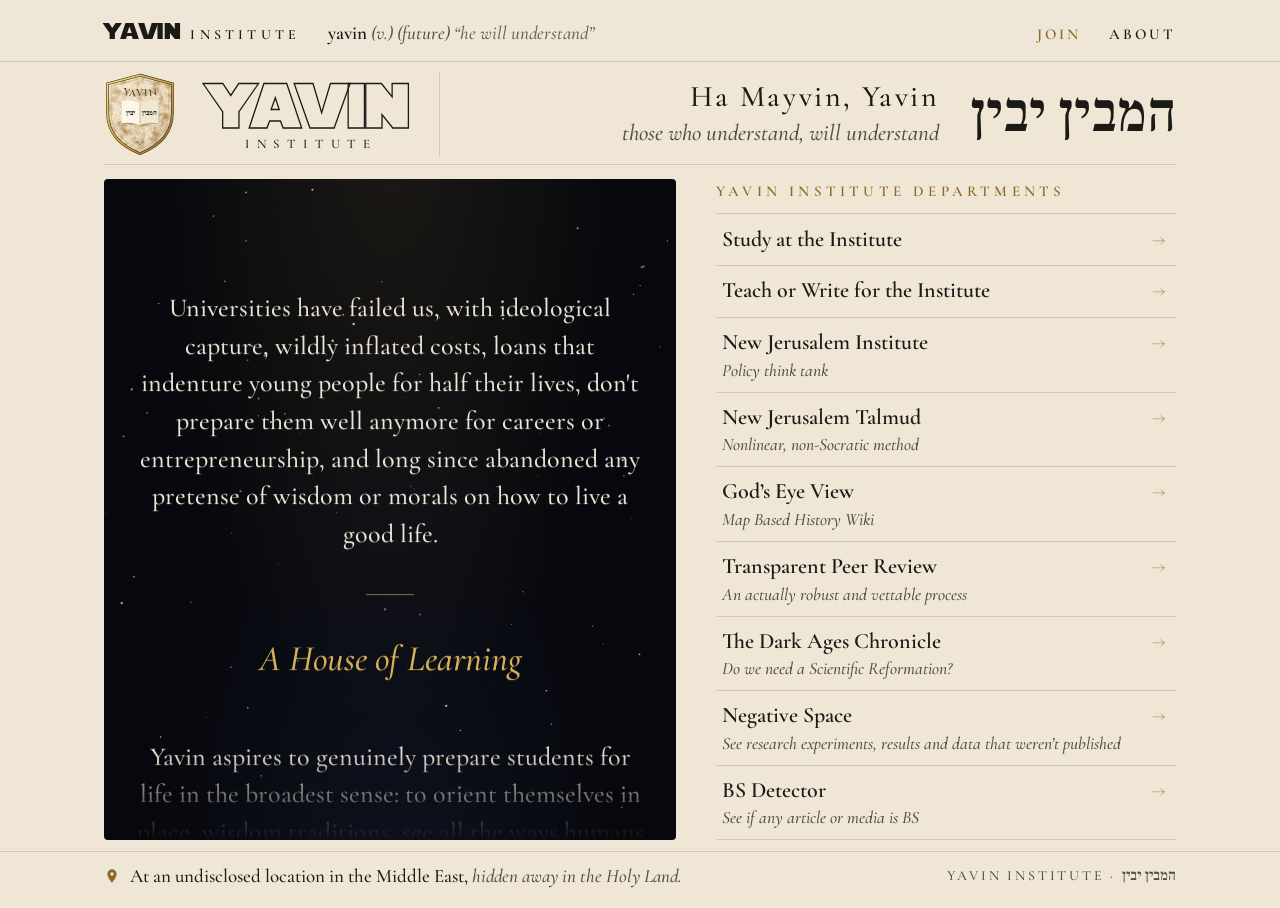
<file: index.html>
<!doctype html>
<html lang="en">
<head>
<meta charset="utf-8">
<meta name="viewport" content="width=device-width, initial-scale=1">
<title>Yavin Institute</title>
<meta name="description" content="Yavin Institute — המבין יבין. Those who understand, will understand.">
<link rel="icon" href="favicon.svg" type="image/svg+xml">
<link rel="icon" href="favicon-32.png" sizes="32x32" type="image/png">
<link rel="apple-touch-icon" href="apple-touch-icon.png">
<link rel="preconnect" href="https://fonts.googleapis.com">
<link rel="preconnect" href="https://fonts.gstatic.com" crossorigin>
<link href="https://fonts.googleapis.com/css2?family=Cinzel:wght@700&family=Cormorant+Garamond:ital,wght@0,400;0,500;0,600;1,400&family=Frank+Ruhl+Libre:wght@400;500;700&display=swap" rel="stylesheet">
<link rel="stylesheet" href="assets/css/site.css">
</head>
<body>

<!-- NAV -->
<nav class="nav">
  <div class="wrap">
    <a class="brand" href="#"><span class="y">yavin</span><span class="i">Institute</span></a>
    <span class="etym"><b>yavin</b> (v.) (future) <span class="q">“he will understand”</span></span>
    <div class="links">
      <a class="join" href="#join">Join</a>
      <a href="#about">About</a>
    </div>
  </div>
</nav>

<main class="wrap">

  <section class="hero">
    <!-- Seal: shield with YAVIN over an open book reading המבין יבין (à la Yale's אורים ותמים), Star of David below -->
    <svg class="seal" viewBox="0 0 200 230" role="img" aria-label="Yavin Institute seal: a Jerusalem-stone shield with YAVIN over an open book reading המבין יבין, and a raised Star of David">
      <defs>
        <!-- Jerusalem stone: pitted, lit surface + honey/rose mottling (scaled to read at logo size) -->
        <filter id="stone" x="0" y="0" width="100%" height="100%" color-interpolation-filters="sRGB">
          <feTurbulence type="fractalNoise" baseFrequency="0.32" numOctaves="2" seed="4" result="pits"/>
          <feDiffuseLighting in="pits" surfaceScale="1.3" lighting-color="#ffffff" diffuseConstant="1.15" result="lit">
            <feDistantLight azimuth="225" elevation="58"/>
          </feDiffuseLighting>
          <feBlend in="lit" in2="SourceGraphic" mode="multiply" result="surface"/>
          <feTurbulence type="fractalNoise" baseFrequency="0.045" numOctaves="3" seed="11" result="clouds"/>
          <feColorMatrix in="clouds" type="matrix" result="mottle"
            values="0 0 0 0 0.66  0 0 0 0 0.50  0 0 0 0 0.30  0 0 0 2.2 -0.95"/>
          <feTurbulence type="fractalNoise" baseFrequency="0.06" numOctaves="2" seed="23" result="clouds2"/>
          <feColorMatrix in="clouds2" type="matrix" result="rose"
            values="0 0 0 0 0.86  0 0 0 0 0.66  0 0 0 0 0.56  0 0 0 1.6 -0.8"/>
          <feMerge result="all"><feMergeNode in="surface"/><feMergeNode in="rose"/><feMergeNode in="mottle"/></feMerge>
          <feComposite in="all" in2="SourceGraphic" operator="in"/>
        </filter>
        <!-- light from upper left across the face of the shield -->
        <radialGradient id="shade" cx="30%" cy="20%" r="95%">
          <stop offset="0" stop-color="#fff8e8" stop-opacity="0.35"/>
          <stop offset="0.6" stop-color="#fff8e8" stop-opacity="0"/>
          <stop offset="1" stop-color="#5a4424" stop-opacity="0.35"/>
        </radialGradient>
        <!-- raised relief: highlight on the upper-left edge, shadow on the lower-right -->
        <filter id="relief" x="-30%" y="-30%" width="160%" height="160%">
          <feOffset in="SourceAlpha" dx="1.3" dy="1.7" result="o1"/>
          <feGaussianBlur in="o1" stdDeviation="0.9" result="b1"/>
          <feFlood flood-color="#3e2f18" flood-opacity="0.85"/>
          <feComposite in2="b1" operator="in" result="shadow"/>
          <feOffset in="SourceAlpha" dx="-0.8" dy="-0.9" result="o2"/>
          <feGaussianBlur in="o2" stdDeviation="0.4" result="b2"/>
          <feFlood flood-color="#fffbf0" flood-opacity="0.95"/>
          <feComposite in2="b2" operator="in" result="hl"/>
          <feMerge><feMergeNode in="shadow"/><feMergeNode in="hl"/><feMergeNode in="SourceGraphic"/></feMerge>
        </filter>
        <linearGradient id="starFace" x1="0" y1="0" x2="1" y2="1">
          <stop offset="0" stop-color="#f4ead3"/>
          <stop offset="1" stop-color="#b99e6c"/>
        </linearGradient>
        <!-- carved lettering: light catches the lower edge of the cut -->
        <filter id="carve" x="-10%" y="-20%" width="120%" height="140%">
          <feOffset in="SourceAlpha" dx="0.6" dy="0.9" result="o"/>
          <feFlood flood-color="#fffaf0" flood-opacity="0.8"/>
          <feComposite in2="o" operator="in" result="lip"/>
          <feMerge><feMergeNode in="lip"/><feMergeNode in="SourceGraphic"/></feMerge>
        </filter>
        <filter id="bookShadow" x="-20%" y="-20%" width="140%" height="150%">
          <feDropShadow dx="1" dy="2.2" stdDeviation="1.6" flood-color="#3b2d18" flood-opacity="0.5"/>
        </filter>
        <linearGradient id="rimGold" x1="0" y1="0" x2="1" y2="1">
          <stop offset="0" stop-color="#f6dc8e"/>
          <stop offset="0.5" stop-color="#d4a843"/>
          <stop offset="1" stop-color="#8e6620"/>
        </linearGradient>
        <!-- YAVIN follows the dip of the book's top edge -->
        <path id="yavinArc" d="M28 57 Q100 73 172 57" fill="none"/>
      </defs>

      <!-- stone shield -->
      <path d="M100 6 L190 30 V110 C190 170 150 205 100 224 C50 205 10 170 10 110 V30 Z" fill="#f2e4c4" filter="url(#stone)"/>
      <path d="M100 6 L190 30 V110 C190 170 150 205 100 224 C50 205 10 170 10 110 V30 Z" fill="url(#shade)"/>
      <!-- chiselled inner border -->
      <path d="M100 16 L180 37 V110 C180 163 145 194 100 212 C55 194 20 163 20 110 V37 Z" fill="none" stroke="#fffaf0" stroke-width="1.2" opacity="0.7" transform="translate(0.7,0.9)"/>
      <path d="M100 16 L180 37 V110 C180 163 145 194 100 212 C55 194 20 163 20 110 V37 Z" fill="none" stroke="#8f7648" stroke-width="1.2" opacity="0.8"/>
      <!-- gold rim, set off from the stone by a dark bronze edge -->
      <path d="M100 6 L190 30 V110 C190 170 150 205 100 224 C50 205 10 170 10 110 V30 Z" fill="none" stroke="#3a2a10" stroke-width="7.5"/>
      <path d="M100 6 L190 30 V110 C190 170 150 205 100 224 C50 205 10 170 10 110 V30 Z" fill="none" stroke="url(#rimGold)" stroke-width="4.5"/>

      <text font-family="Cinzel, serif" font-weight="700" font-size="27" letter-spacing="2" fill="#6e5020" text-anchor="middle" filter="url(#carve)">
        <textPath href="#yavinArc" startOffset="50%">YAVIN</textPath>
      </text>

      <!-- open book -->
      <g transform="translate(20,34) scale(0.8)" filter="url(#bookShadow)">
        <path d="M100 62 C82 52 58 50 36 54 V132 C58 128 82 130 100 140 Z" fill="#fbf6ea"/>
        <path d="M100 62 C118 52 142 50 164 54 V132 C142 128 118 130 100 140 Z" fill="#f1e8d3"/>
        <path d="M100 62 V140" stroke="#9c7a2e" stroke-width="1.5"/>
        <!-- Hebrew reads right to left: right page first -->
        <text x="132" y="104" text-anchor="middle" font-family="Frank Ruhl Libre, serif" font-weight="700" font-size="24" fill="#07080d" direction="rtl">המבין</text>
        <text x="68"  y="104" text-anchor="middle" font-family="Frank Ruhl Libre, serif" font-weight="700" font-size="24" fill="#07080d" direction="rtl">יבין</text>
      </g>

      <!-- Star of David, raised from the stone -->
      <g fill="url(#starFace)" filter="url(#relief)">
        <path d="M100 167 L113 189.5 L87 189.5 Z"/>
        <path d="M100 197 L113 174.5 L87 174.5 Z"/>
      </g>
    </svg>

    <div class="title">
      <h1 class="wordmark" aria-label="Yavin">yavin</h1>
      <div class="institute">Institute</div>
    </div>

    <aside class="motto">
      <div class="he" lang="he">המבין יבין</div>
      <div class="gloss">
        <div class="translit">Ha Mayvin, Yavin</div>
        <div class="en">those who understand, will understand</div>
      </div>
    </aside>
  </section>


  <div class="body-grid">
  <!-- INTRO: taglines + five paragraphs, slow continuous scroll, on its own starfield -->
  <div class="sky"><canvas id="sky"></canvas>
  <section class="intro" aria-label="About Yavin Institute">
    <div class="chunks">
      <p class="chunk">
        Universities have failed us, with ideological capture, wildly inflated costs, loans that indenture young
        people for half their lives, don't prepare them well anymore for careers or entrepreneurship, and long since
        abandoned any pretense of wisdom or morals on how to live a good life.
      </p>
      <p class="chunk tagline">A House of Learning</p>
      <p class="chunk">
        Yavin aspires to genuinely prepare students for life in the broadest sense: to orient themselves in place,
        wisdom traditions, see all the ways humans have lived in history, and learn how to learn and think for
        themselves. That way they are best prepared for all the challenges- not just careers or business, but
        leadership, causes, and thoughtful application of their full body and soul to find and choose their mission.
      </p>
      <p class="chunk tagline">A School for Brilliant Misfits</p>
      <p class="chunk">
        The Way to learn is not the western-school model, but <em>the yeshiva model</em>:
        hevrutas, core texts, holistic approach that has a certain expectation of personal growth towards
        next stages of life. Encourages and empowers students to grow so that they become ready to build lives,
        start businesses, incorporate and transcend the values and structures of their origins and upbringings.
      </p>
      <p class="chunk tagline">The Anti-Woke Anti-University</p>
      <p class="chunk">
        <em>The Study of Human Life:</em> what works and what doesn't work? Community, technology, polity, history.
        What are goals for human societies large and small? What produces happiness? What choices—of belief,
        communal forms, technologies, ideologies—lead to what outcomes? What possibilities are there for your
        community, and humanity, that are genuinely new?
      </p>
      <p class="chunk tagline">Join the Rebellion</p>
      <p class="chunk">
        After studying here, the goal is for each student to have developed knowledge and skills to be
        <em>an entrepreneur, a community builder, a jedi, or a revolutionary</em>… as necessary.
      </p>
    </div>
  </section>
  </div>

  <!-- DEPARTMENTS -->
  <section class="depts" aria-labelledby="depts-h">
    <h2 id="depts-h">Yavin Institute Departments</h2>
    <ul>
      <li><a href="#apply"><span class="t">Study at the Institute</span></a></li>
      <li><a href="#apply"><span class="t">Teach or Write for the Institute</span></a></li>
      <li><a href="https://newjerusalemorg.substack.com/" target="_blank" rel="noopener"><span class="t">New Jerusalem Institute</span><span class="d">Policy think tank</span></a></li>
      <li><a href="njt/"><span class="t">New Jerusalem Talmud</span><span class="d">Nonlinear, non-Socratic method</span></a></li>
      <li><a href="https://godseyeviewalpha.lovable.app/" target="_blank" rel="noopener"><span class="t">God’s Eye View</span><span class="d">Map Based History Wiki</span></a></li>
      <li><a href="https://yavin-transparent-peer-review.vercel.app/"><span class="t">Transparent Peer Review</span><span class="d">An actually robust and vettable process</span></a></li>
      <li><a href="https://yavin-dark-ages-chronicle.vercel.app/"><span class="t">The Dark Ages Chronicle</span><span class="d">Do we need a Scientific Reformation?</span></a></li>
      <li><a href="https://yavin-negative-space.vercel.app/"><span class="t">Negative Space</span><span class="d">See research experiments, results and data that weren’t published</span></a></li>
      <li><a href="https://bsdetector.net" target="_blank" rel="noopener"><span class="t">BS Detector</span><span class="d">See if any article or media is BS</span></a></li>
    </ul>
  </section>
  </div>

</main>

<!-- FOOTER -->
<footer>
  <div class="wrap">
    <span class="where">
      <svg class="pin" viewBox="0 0 24 24" aria-hidden="true"><path d="M12 2a7 7 0 0 0-7 7c0 5.2 7 13 7 13s7-7.8 7-13a7 7 0 0 0-7-7zm0 9.5A2.5 2.5 0 1 1 12 6.5a2.5 2.5 0 0 1 0 5z"/></svg>
      At an undisclosed location in the Middle East, <span class="hidden">hidden away in the Holy Land.</span>
    </span>
    <span class="fine">Yavin Institute · <span lang="he">המבין יבין</span></span>
  </div>
</footer>

<script src="assets/js/site.js"></script>
</body>
</html>
</file>
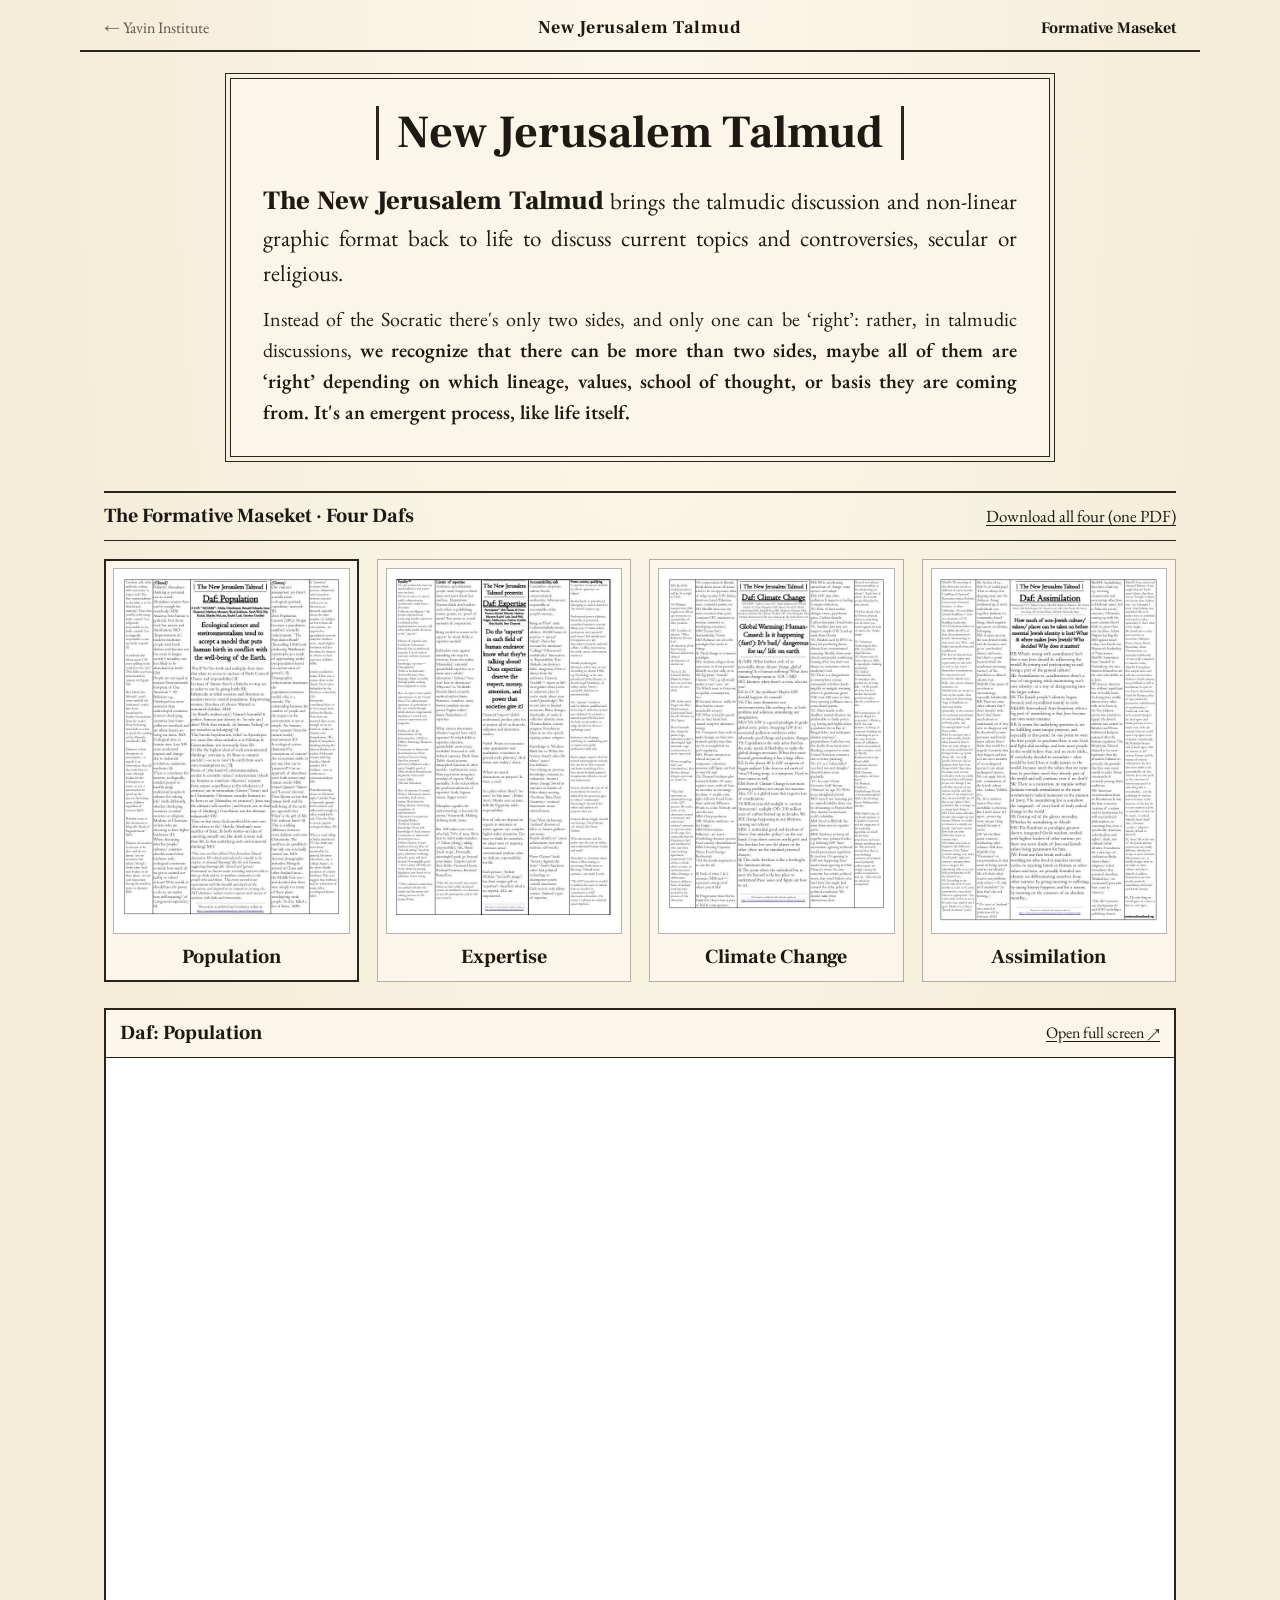
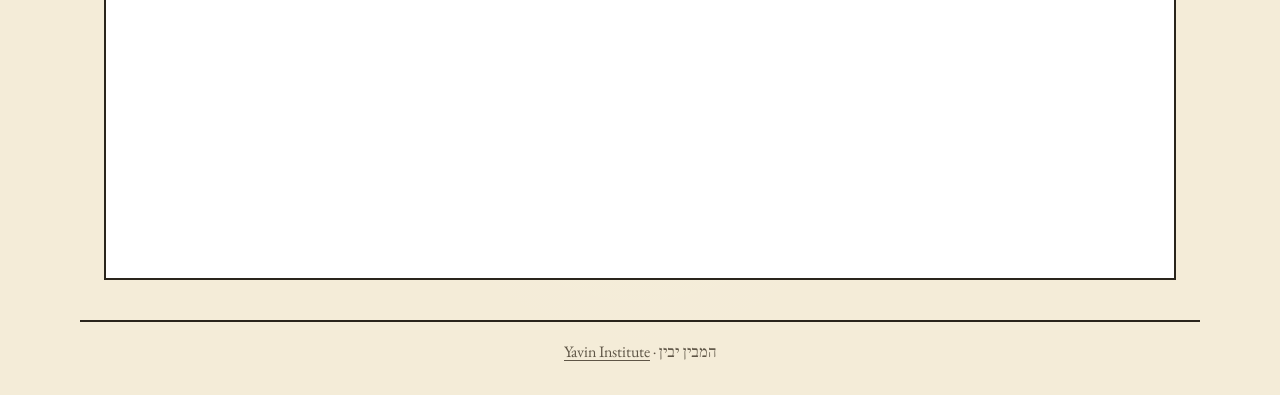
<file: njt/index.html>
<!doctype html>
<html lang="en">
<head>
<meta charset="utf-8">
<meta name="viewport" content="width=device-width, initial-scale=1">
<title>New Jerusalem Talmud · Yavin Institute</title>
<meta name="description" content="The New Jerusalem Talmud brings the talmudic discussion and non-linear graphic format back to life to discuss current topics and controversies, secular or religious.">
<link rel="icon" href="../favicon.svg" type="image/svg+xml">
<link rel="icon" href="../favicon-32.png" sizes="32x32" type="image/png">
<link rel="apple-touch-icon" href="../apple-touch-icon.png">
<link rel="preconnect" href="https://fonts.googleapis.com">
<link rel="preconnect" href="https://fonts.gstatic.com" crossorigin>
<link href="https://fonts.googleapis.com/css2?family=EB+Garamond:ital,wght@0,400;0,500;0,600;1,400&family=Frank+Ruhl+Libre:wght@400;500;700;900&display=swap" rel="stylesheet">
<link rel="stylesheet" href="njt.css">
</head>
<body>

<header class="runhead">
  <a href="../">← Yavin<span class="long"> Institute</span></a>
  <span class="mid">New Jerusalem Talmud</span>
  <span class="mas">Formative Maseket</span>
</header>

<div class="wrap njt">

  <header class="njt-head">
    <h1><span class="frame">New Jerusalem Talmud</span></h1>
    <p class="lead"><span class="opening">The New Jerusalem Talmud</span> brings the talmudic discussion and non-linear graphic format back to life to discuss current topics and controversies, secular or religious.</p>
    <p>Instead of the Socratic there's only two sides, and only one can be ‘right’: rather, in talmudic discussions, <strong>we recognize that there can be more than two sides, maybe all of them are ‘right’ depending on which lineage, values, school of thought, or basis they are coming from. It's an emergent process, like life itself.</strong></p>
  </header>

  <section class="njt-dafs" aria-labelledby="dafs-h">
    <div class="njt-dafs-head">
      <h2 id="dafs-h">The Formative Maseket · Four Dafs</h2>
      <a class="njt-all" href="dafs/njt-maseket-1-formative-dafs.pdf" download>Download all four (one PDF)</a>
    </div>

    <ul class="njt-grid">
      <li><a class="daf is-on" href="dafs/daf-population.pdf" data-title="Daf: Population">
        <img src="dafs/daf-population.jpg" alt="Daf: Population, first page" width="550" height="850" loading="lazy">
        <span class="t">Population</span></a></li>
      <li><a class="daf" href="dafs/daf-expertise.pdf" data-title="Daf: Expertise">
        <img src="dafs/daf-expertise.jpg" alt="Daf: Expertise, first page" width="550" height="850" loading="lazy">
        <span class="t">Expertise</span></a></li>
      <li><a class="daf" href="dafs/daf-climate-change.pdf" data-title="Daf: Climate Change">
        <img src="dafs/daf-climate-change.jpg" alt="Daf: Climate Change, first page" width="550" height="850" loading="lazy">
        <span class="t">Climate Change</span></a></li>
      <li><a class="daf" href="dafs/daf-assimilation.pdf" data-title="Daf: Assimilation">
        <img src="dafs/daf-assimilation.jpg" alt="Daf: Assimilation, first page" width="550" height="850" loading="lazy">
        <span class="t">Assimilation</span></a></li>
    </ul>

    <div class="njt-viewer" id="viewer">
      <div class="njt-viewer-bar">
        <span class="title" data-el="vtitle">Daf: Population</span>
        <a data-el="vopen" href="dafs/daf-population.pdf" target="_blank" rel="noopener">Open full screen ↗</a>
      </div>
      <iframe data-el="vframe" src="dafs/daf-population.pdf#view=FitH" title="Daf: Population"></iframe>
    </div>
  </section>

</div>

<footer class="colophon">
  <a href="../">Yavin Institute</a> · <span lang="he">המבין יבין</span>
</footer>

<script>
// Wide screens: a daf opens in the viewer below the grid. Phones open the PDF itself.
(function () {
  const wide = () => matchMedia('(min-width: 760px)').matches;
  const frame = document.querySelector('[data-el=vframe]');
  const title = document.querySelector('[data-el=vtitle]');
  const open = document.querySelector('[data-el=vopen]');
  document.querySelectorAll('.daf').forEach(a => a.addEventListener('click', e => {
    if (!wide()) { a.target = '_blank'; return; }
    e.preventDefault();
    document.querySelectorAll('.daf').forEach(d => d.classList.toggle('is-on', d === a));
    frame.src = a.getAttribute('href') + '#view=FitH';
    frame.title = title.textContent = a.dataset.title;
    open.href = a.getAttribute('href');
    document.getElementById('viewer').scrollIntoView({ behavior: 'smooth', block: 'start' });
  }));
})();
</script>
</body>
</html>
</file>
<file: assets/css/site.css>
/* Yavin Institute — shared styles for every page */

@font-face {
  font-family: "Star Jedi";
  src: url("../fonts/Starjedi.ttf") format("truetype");
  font-display: swap;
}

:root {
  --bg: #efe6d6;              /* warm brownish beige */
  --ink: #1b1a17;
  --muted: #554e43;
  --gold: #8a6a24;            /* muted, dark enough to read on paper */
  --line: rgba(27, 26, 23, 0.14);
  /* the starry intro panel keeps the night palette */
  --sky-bg: #07080d;
  --sky-ink: #ece6d6;
  --sky-gold: #d8b25a;
  --serif: "Cormorant Garamond", Georgia, serif;
  --hebrew: "Frank Ruhl Libre", "Times New Roman", serif;
  --jedi: "Star Jedi", "Arial Black", sans-serif;
}

* { box-sizing: border-box; margin: 0; padding: 0; }
html { scroll-behavior: smooth; }

body {
  background: var(--bg);
  color: var(--ink);
  font-family: var(--serif);
  font-size: 21px;
  line-height: 1.6;
  font-weight: 500;
  overflow-x: hidden;
}

/* starfield: only behind the scrolling intro */
.sky {
  position: relative; display: flex; overflow: hidden;
  border-radius: 4px;
  background:
    radial-gradient(ellipse at 50% -10%, rgba(216,178,90,0.10), transparent 60%),
    radial-gradient(ellipse at 50% 120%, rgba(60,80,140,0.14), transparent 60%),
    var(--sky-bg);
}
.sky canvas { position: absolute; inset: 0; width: 100%; height: 100%; display: block; pointer-events: none; }

.wrap { max-width: 1120px; margin: 0 auto; padding: 0 24px; }

/* page fills the screen; cards sit at the bottom, just above the location bar */
main.wrap {
  min-height: max(560px, calc(100vh - 61px - 49px));   /* screen minus nav and location bar */
  display: flex; flex-direction: column;
}


/* ---------- NAV ---------- */
.nav {
  border-bottom: 1px solid var(--line);
  background: rgba(239, 230, 214, 0.94);
  backdrop-filter: blur(8px);
  position: sticky; top: 0; z-index: 10;
}
.nav .wrap {   /* everything sits on the name's baseline */
  display: flex; align-items: baseline; gap: 28px;
  padding-top: 17px; padding-bottom: 15px;
}
.brand { display: flex; align-items: baseline; gap: 10px; text-decoration: none; color: var(--ink); white-space: nowrap; }
.brand .y { font-family: var(--jedi); color: var(--ink); font-size: 23px; letter-spacing: 0.02em; line-height: 1; }
.brand .i { letter-spacing: 0.3em; text-transform: uppercase; font-size: 14px; font-weight: 600; }
.nav .etym { font-style: italic; color: var(--muted); font-size: 19px; white-space: nowrap; line-height: 1; }
.nav .etym .q { opacity: 0.85; }
.nav .etym b { font-style: normal; font-weight: 600; color: var(--ink); }
.nav .links { margin-left: auto; display: flex; gap: 28px; }
.nav .links a {
  color: var(--ink); text-decoration: none;
  letter-spacing: 0.2em; text-transform: uppercase; font-size: 15px; font-weight: 600; line-height: 1;
}
.nav .links a:hover { color: var(--gold); }
.nav .links a.join { color: var(--gold); }

/* ---------- HERO ---------- */
.hero {
  display: grid;
  grid-template-columns: auto auto 1fr;
  align-items: center;
  gap: 32px;
  padding: 10px 0 8px;
  border-bottom: 1px solid var(--line);
}
.hero .seal { width: 72px; justify-self: start; }

.seal { width: 100%; height: auto; }

.title { text-align: center; }
.wordmark {
  font-family: var(--jedi);
  font-size: clamp(36px, 5vw, 60px);
  line-height: 0.9;
  color: transparent;
  -webkit-text-stroke: 1.3px var(--ink);
  letter-spacing: 0.02em;
}
.institute {
  font-weight: 500;
  letter-spacing: 0.6em;
  text-transform: uppercase;
  font-size: 13px;
  margin-top: 6px;
  padding-left: 0.6em; /* balance letter-spacing */
}

.rotator {
  position: relative;
  height: 1.2em;
  margin: 14px 0 0;
  text-align: center;
  font-size: clamp(30px, 4.2vw, 56px);
  line-height: 1.1;
  font-style: italic;
  color: var(--gold);
}
.rotator span {
  position: absolute; left: 0; right: 0; top: 0;
  opacity: 0; transform: translateY(10px);
  transition: opacity 0.9s ease, transform 0.9s ease;
}
.rotator span.on { opacity: 1; transform: none; }

/* ---------- INTRO: slow flat scroll ---------- */
.intro {
  flex: 1 1 0;
  min-height: 0;
  width: 100%;
  margin: 0;
  padding: 0 28px;
  color: var(--sky-ink);
  text-align: center;
  overflow: hidden;
  position: relative;
  -webkit-mask-image: linear-gradient(transparent, #000 14%, #000 86%, transparent);
          mask-image: linear-gradient(transparent, #000 14%, #000 86%, transparent);
}
.intro .chunks { will-change: transform; }
.intro .chunk {
  font-size: 26px;
  line-height: 1.45;
  padding-bottom: 1.6em;
}
.intro .chunk::after {        /* small gold rule between paragraphs */
  content: "";
  display: block;
  width: 48px; height: 1px;
  margin: 1.6em auto 0;
  background: var(--sky-gold);
  opacity: 0.6;
}
.intro .chunk em { font-style: normal; color: var(--sky-gold); }
.intro .tagline { font-style: italic; color: var(--sky-gold); font-size: 36px; line-height: 1.2; }
.intro .tagline::after { display: none; }
@media (prefers-reduced-motion: reduce) {
  .intro { overflow-y: auto; }
}

/* ---------- MOTTO ---------- */
.motto {
  display: flex; align-items: center; justify-content: flex-end; gap: 32px;
  border-left: 1px solid var(--line);
  padding-left: 32px;
  min-height: 84px;
}
.motto .gloss { text-align: right; }
.motto .he { order: 2; }   /* Hebrew sits at the far right, its gloss to the left */
.motto .he {
  font-family: var(--hebrew);
  font-weight: 500;
  font-size: 56px;
  line-height: 1;
  white-space: nowrap;
  color: var(--ink);
  direction: rtl;
}
.motto .translit { font-size: 30px; letter-spacing: 0.08em; line-height: 1.2; }
.motto .en { font-style: italic; color: var(--muted); font-size: 23px; line-height: 1.3; margin-top: 4px; white-space: nowrap; }

/* ---------- BODY: intro scroll beside the departments ---------- */
.body-grid {
  flex: 1 0 auto;
  display: grid; grid-template-columns: 1fr 460px; gap: 40px;
  padding: 14px 0 12px;
}
.body-grid .sky { contain: size; height: auto; }   /* takes the height the departments list sets */

/* ---------- DEPARTMENTS ---------- */
.depts { display: flex; flex-direction: column; min-height: 0; }
.depts h2 {
  font-weight: 600; font-size: 15px; letter-spacing: 0.28em; text-transform: uppercase;
  color: var(--gold); padding-bottom: 10px; border-bottom: 1px solid var(--line);
}
.depts ul { list-style: none; flex: 1; display: flex; flex-direction: column; }
.depts li { flex: 1 1 auto; display: flex; }
.depts li { border-bottom: 1px solid var(--line); }
.depts a {
  flex: 1; display: grid; grid-template-columns: 1fr auto; column-gap: 12px; align-items: baseline; align-content: center;
  padding: 4px 10px 5px 6px; color: inherit; text-decoration: none;
  transition: background 0.2s, color 0.2s;
}
.depts a::after { content: "→"; grid-column: 2; grid-row: 1; color: var(--gold); opacity: 0.5; transition: opacity 0.2s, transform 0.2s; }
.depts a:hover { background: rgba(138,106,36,0.06); }
.depts a:hover::after { opacity: 1; transform: translateX(3px); }
.depts a:hover .t { color: var(--gold); }
.depts .n { grid-row: 1 / span 2; font-family: var(--hebrew); color: var(--gold); font-size: 22px; line-height: 1.2; text-align: center; }
.depts .t { font-size: 22px; font-weight: 600; line-height: 1.2; transition: color 0.2s; }
.depts .d { grid-column: 1 / span 2; color: var(--muted); font-size: 17.5px; line-height: 1.3; font-style: italic; }

/* ---------- FOOTER ---------- */
body { padding-bottom: 56px; }
footer {
  position: fixed; left: 0; right: 0; bottom: 0; z-index: 10;
  border-top: 1px solid var(--line);
  background: rgba(239, 230, 214, 0.95);
  backdrop-filter: blur(8px);
}
footer .wrap {
  display: flex; align-items: center; justify-content: space-between; gap: 24px;
  min-height: 48px;
  font-size: 19px;
}
footer .pin { width: 16px; height: 16px; fill: var(--gold); vertical-align: -2px; margin-right: 6px; }
footer .hidden { font-style: italic; color: var(--muted); }
footer .fine {
  font-size: 14px;
  letter-spacing: 0.2em;
  text-transform: uppercase;
  color: var(--muted);
  white-space: nowrap;
}
footer .fine [lang="he"] { letter-spacing: 0; font-family: var(--hebrew); font-size: 15px; }

@media (max-width: 1000px) {
  .nav .etym { display: none; }
  .hero { gap: 20px; }
  .motto { padding-left: 20px; gap: 20px; }
  .motto .he { font-size: 40px; }
  .motto .translit { font-size: 20px; }
  .motto .en { font-size: 16px; }
}
@media (max-width: 800px) {
  .motto .he { font-size: 30px; }
  .motto .translit { font-size: 17px; }
  .motto .en { font-size: 14px; }
}
@media (max-width: 900px) {
  main.wrap { height: auto; }
  .body-grid { grid-template-columns: 1fr; gap: 28px; }
  .body-grid .sky { contain: none; height: 300px; }
  .depts li { flex: none; }
  .depts a { padding-top: 8px; padding-bottom: 8px; }
}
@media (max-width: 560px) {
  body { font-size: 18px; }
  .wrap { padding: 0 16px; }
  .nav .wrap { gap: 16px; }
  .nav .links { gap: 18px; }
  .hero { grid-template-columns: 52px auto; gap: 12px 16px; }
  .hero .seal { width: 52px; }
  .motto { grid-column: 1 / -1; border-left: 0; border-top: 1px solid var(--line); padding: 10px 0 0; min-height: 0; gap: 16px; }
  .motto .he { font-size: 34px; }
  .motto .translit { font-size: 19px; }
  .motto .en { font-size: 15px; white-space: normal; }
  .body-grid .sky { height: 280px; }
  .intro { padding: 0 16px; }
  .intro .chunk { font-size: 21px; }
  .depts .t { font-size: 21px; }
  .depts .d { font-size: 17px; }
  body { padding-bottom: 96px; }
  footer .wrap { flex-direction: column; gap: 2px; padding-top: 8px; padding-bottom: 8px; text-align: center; font-size: 15px; }
  footer .fine { display: none; }
  .wordmark { -webkit-text-stroke-width: 1.2px; }
  .institute { letter-spacing: 0.4em; }
}
@media (prefers-reduced-motion: reduce) {
  .rotator span { transition: none; }
}
</file>
<file: njt/njt.css>
/* New Jerusalem Talmud page: the look of a printed Talmud page — cream paper, black ink,
   ruled frames, a running head, and a large opening word. Standalone (no main-site styles). */

:root {
  --paper: #f4ecd8;
  --paper-2: #fbf6e9;
  --ink: #1d1a14;
  --muted: #5e5546;
  --rule: #2a251c;
  --hair: rgba(42, 37, 28, 0.35);
  --serif: "EB Garamond", Georgia, "Times New Roman", serif;
  --square: "Frank Ruhl Libre", "Times New Roman", serif;
}

* { box-sizing: border-box; margin: 0; padding: 0; }
body {
  background: var(--paper);
  background-image: radial-gradient(ellipse at 50% 0%, rgba(255, 252, 240, 0.7), transparent 70%);
  color: var(--ink);
  font-family: var(--serif);
  font-size: 19px;
  line-height: 1.55;
  -webkit-font-smoothing: antialiased;
}
a { color: var(--ink); text-underline-offset: 3px; }
.wrap { max-width: 1120px; margin: 0 auto; padding: 0 24px; }

/* running head, as at the top of every daf */
.runhead {
  max-width: 1120px; margin: 0 auto; padding: 14px 24px 8px;
  display: grid; grid-template-columns: 1fr auto 1fr; align-items: baseline; gap: 16px;
  border-bottom: 2px solid var(--rule);
  font-size: 16px;
}
.runhead a { text-decoration: none; color: var(--muted); }
.runhead a:hover { color: var(--ink); text-decoration: underline; }
.runhead .mid { font-family: var(--square); font-weight: 700; font-size: 18px; letter-spacing: 0.04em; }
.runhead .mas { justify-self: end; text-align: right; font-family: var(--square); font-weight: 700; font-size: 16px; }

.njt { padding-top: 26px; padding-bottom: 40px; }

/* the central text block */
.njt-head {
  max-width: 820px; margin: 0 auto; text-align: justify;
  border: 1px solid var(--rule); outline: 1px solid var(--rule); outline-offset: 4px;
  background: var(--paper-2); padding: 26px 32px 28px;
}
.njt-head h1 { text-align: center; margin-bottom: 18px; }
.njt-head .frame {
  display: inline-block; font-family: var(--square); font-weight: 700; font-size: clamp(30px, 4.4vw, 46px); line-height: 1.1;
  padding: 2px 18px; border-left: 3px solid var(--rule); border-right: 3px solid var(--rule);
}
.njt-head .lead { font-size: 23px; line-height: 1.5; }
.njt-head .opening { font-family: var(--square); font-weight: 900; font-size: 1.15em; }
.njt-head p + p { margin-top: 14px; font-size: 20px; }
.njt-head strong { font-weight: 600; }

/* the dafs */
.njt-dafs { margin-top: 34px; }
.njt-dafs-head {
  display: flex; align-items: baseline; justify-content: space-between; gap: 16px; flex-wrap: wrap;
  border-top: 2px solid var(--rule); border-bottom: 1px solid var(--rule); padding: 8px 0; margin-bottom: 18px;
}
.njt-dafs-head h2 { font-family: var(--square); font-weight: 700; font-size: 20px; }
.njt-all { font-size: 17px; }

.njt-grid { list-style: none; display: grid; grid-template-columns: repeat(4, 1fr); gap: 18px; }
.daf {
  display: flex; flex-direction: column; gap: 8px; text-decoration: none; color: var(--ink);
  padding: 8px; border: 1px solid var(--hair); background: var(--paper-2);
  transition: border-color 0.2s, box-shadow 0.2s;
}
.daf img { width: 100%; height: auto; aspect-ratio: 550 / 850; object-fit: cover; object-position: top; display: block; background: #fff; border: 1px solid var(--hair); }
.daf .t { font-family: var(--square); font-size: 20px; font-weight: 700; text-align: center; }
.daf:hover { border-color: var(--rule); box-shadow: 0 2px 10px rgba(40, 30, 10, 0.15); }
.daf.is-on { border: 2px solid var(--rule); padding: 7px; }

.njt-viewer { margin-top: 26px; border: 2px solid var(--rule); scroll-margin-top: 12px; background: var(--paper-2); }
.njt-viewer-bar { display: flex; justify-content: space-between; align-items: center; gap: 12px; padding: 8px 14px; border-bottom: 1px solid var(--rule); }
.njt-viewer-bar .title { font-family: var(--square); font-size: 20px; font-weight: 700; }
.njt-viewer-bar a { font-size: 16px; }
.njt-viewer iframe { display: block; width: 100%; height: calc(100vh - 80px); min-height: 560px; border: 0; background: #fff; }

.colophon { text-align: center; padding: 18px 16px 30px; border-top: 2px solid var(--rule); max-width: 1120px; margin: 0 auto; font-size: 16px; color: var(--muted); }
.colophon a { color: var(--muted); }
.colophon [lang="he"] { font-family: var(--square); }

@media (max-width: 900px) {
  .njt-grid { grid-template-columns: repeat(2, 1fr); }
}
@media (max-width: 759px) {
  .njt-viewer { display: none; }   /* phones open the PDF itself */
}
@media (max-width: 560px) {
  body { font-size: 18px; }
  .wrap { padding: 0 16px; }
  .runhead { padding: 12px 16px 6px; font-size: 14px; }
  .runhead .mid { font-size: 15px; }
  .njt-head { padding: 18px 16px 20px; text-align: left; }
  .njt-head .lead { font-size: 20px; }
  .njt-head p + p { font-size: 18px; }
  .njt-grid { gap: 12px; }
  .daf .t { font-size: 17px; }
}
.runhead a { white-space: nowrap; }
@media (max-width: 560px) { .runhead .long { display: none; } }
@media (max-width: 560px) { .runhead { gap: 10px; } .runhead .mas { font-size: 13px; line-height: 1.2; } .runhead .mid { font-size: 14px; white-space: nowrap; } }
</file>
